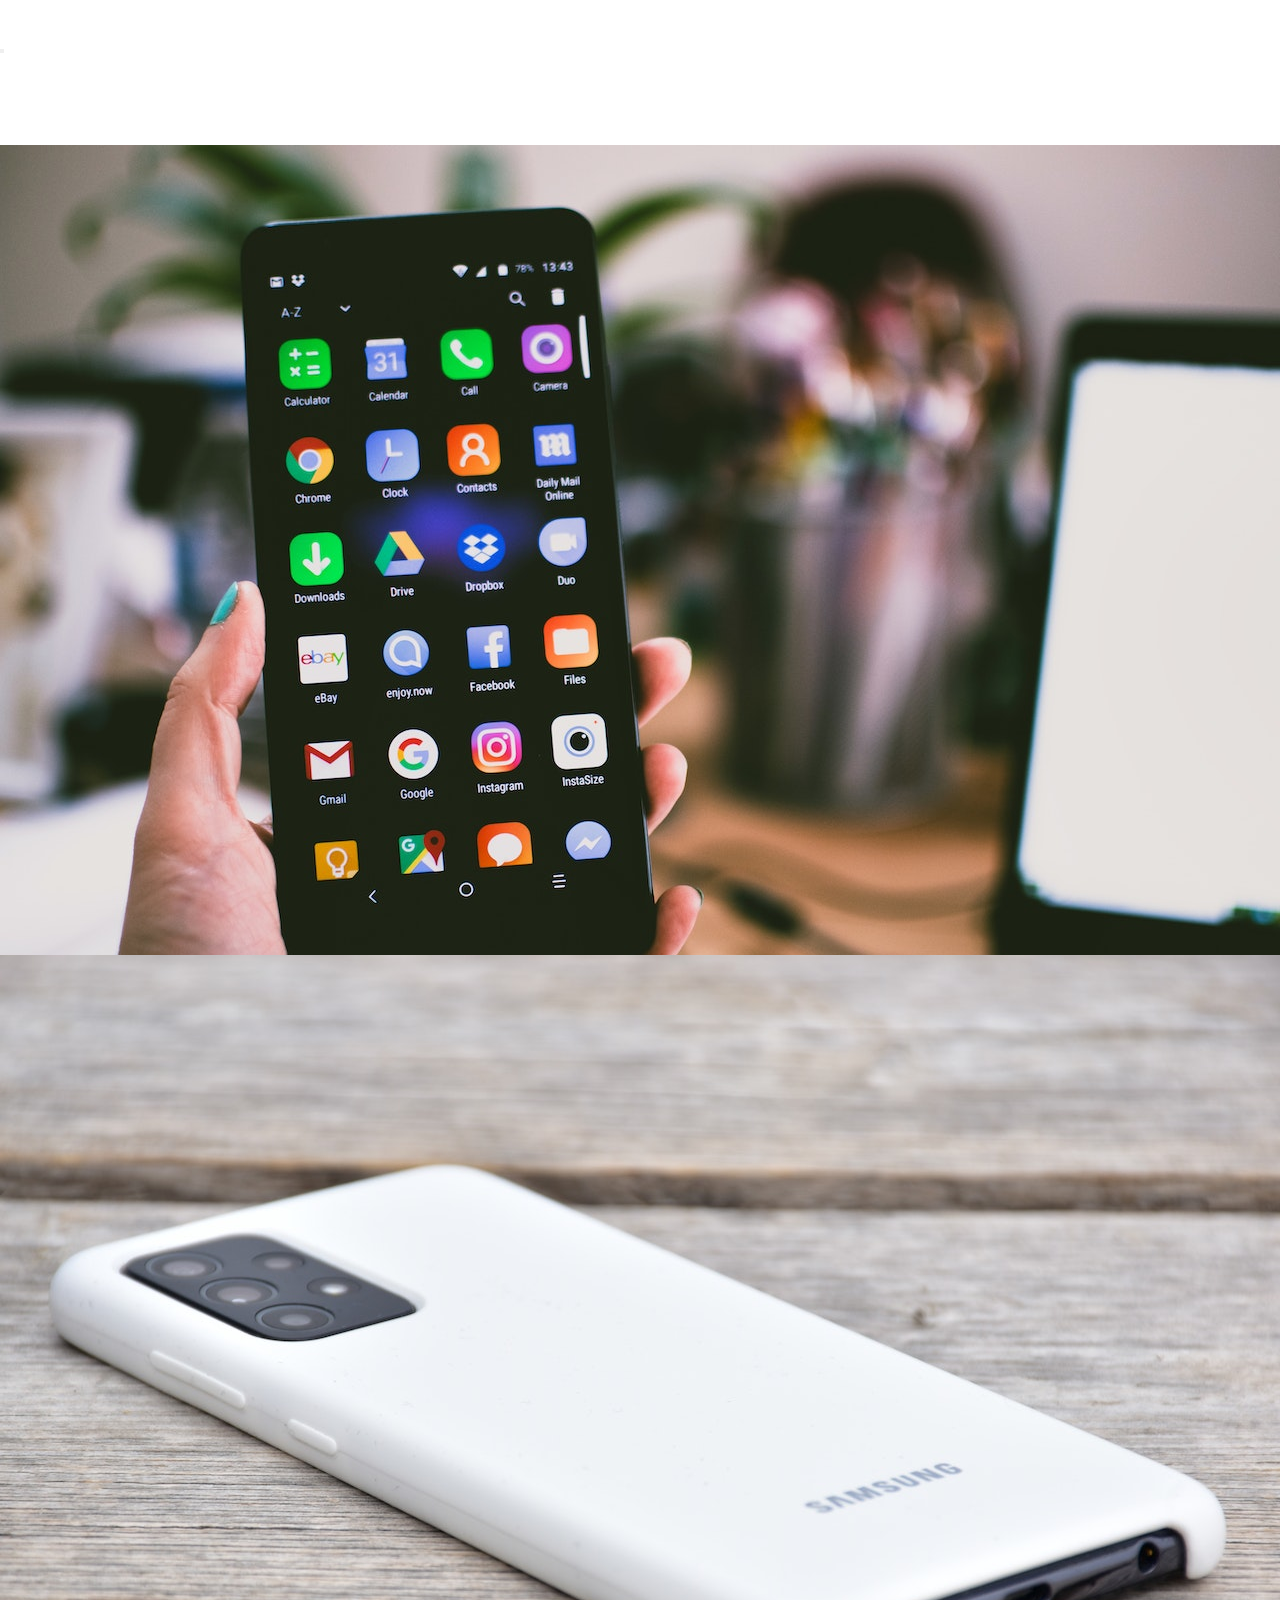
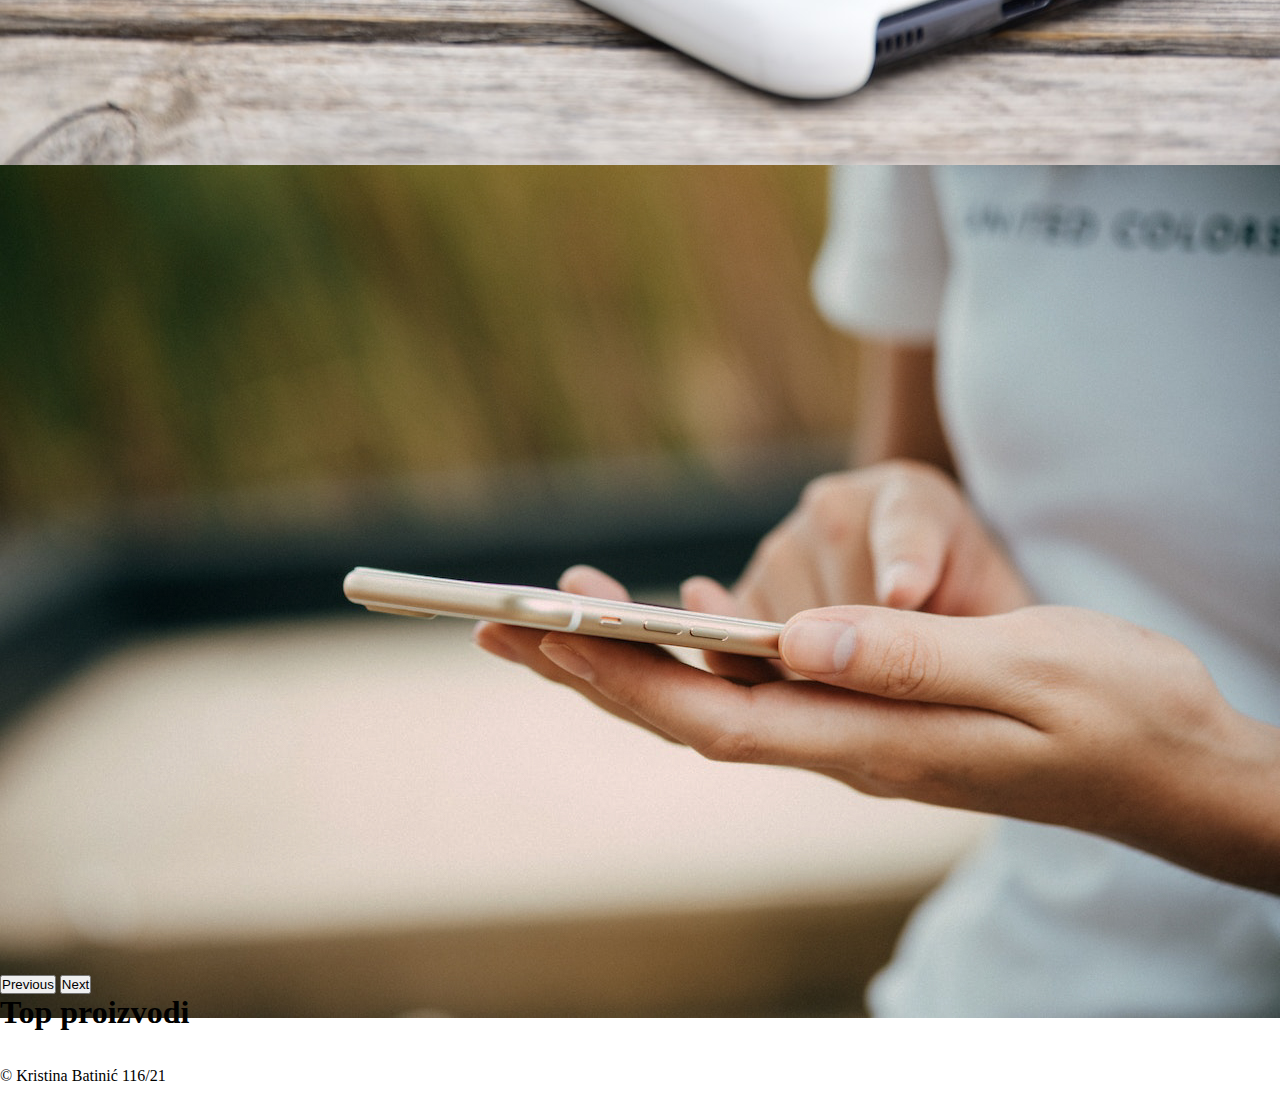
<file: index.html>
<!DOCTYPE html>
<html lang="en">
<head>
 <meta charset="UTF-8">
 <meta http-equiv="X-UA-Compatible" content="IE=edge">
 <meta name="viewport" content="width=device-width, initial-scale=1.0">
 <meta name="author" content="mailto:kristina.batinic.116.21@ict.edu.rs"/>
 <meta name="keywords" content="mobile phone"/>
 <meta name="copyright" content="MobileShop Kristina Batinic"/>
 <link rel="icon" type="image/x-icon" href="assets/img/favicon.png"/>
 <link href="https://cdn.jsdelivr.net/npm/bootstrap@5.3.0-alpha2/dist/css/bootstrap.min.css" rel="stylesheet" integrity="sha384-aFq/bzH65dt+w6FI2ooMVUpc+21e0SRygnTpmBvdBgSdnuTN7QbdgL+OapgHtvPp" crossorigin="anonymous">
 <link rel ="stylesheet" href="assets/css/style.css"/>
 <title>MobileShop</title>
</head>
<body>
 <!-- Navigation -->

<header id="header" class="d-flex align-items-center header-transparent bg-black">
  <div class="container-fluid">
    <div class="row">
     <nav class="navbar navbar-expand-lg navbar-light pt-0 pb-0">
       <div class="container-fluid">
         <h1><a class="navbar-brand" href="index.html">MobileShop</a></h1>
         <button class="navbar-toggler" type="button" data-bs-toggle="collapse" data-bs-target="#navbarNavDropdown" aria-controls="navbarNavDropdown" aria-expanded="false" aria-label="Toggle navigation">
           <span class="navbar-toggler-icon"></span>
         </button>
         <div class="collapse navbar-collapse justify-content-end" id="navbarNavDropdown">
           <ul class="navbar-nav" id="meni">
             
           </ul>
         </div>
       </div>
     </nav>
    </div>
  </div>
</header>

<!-- End of navigation -->

<!--Slider-->

<div id="carouselExampleControlsNoTouching" class="carousel slide" data-bs-touch="false">
 <div class="carousel-inner">
   <div class="carousel-item active">
     <img src="assets/img/slider1.jpg" class="d-block w-100" alt="slika 1">
   </div>
   <div class="carousel-item">
     <img src="assets/img/slider33.jpg" class="d-block w-100" alt="slika 2">
   </div>
   <div class="carousel-item">
     <img src="assets/img/slider3.jpg" class="d-block w-100" alt="slika 3">
   </div>
 </div>
 <button class="carousel-control-prev" type="button" data-bs-target="#carouselExampleControlsNoTouching" data-bs-slide="prev">
   <span class="carousel-control-prev-icon" aria-hidden="true"></span>
   <span class="visually-hidden">Previous</span>
 </button>
 <button class="carousel-control-next" type="button" data-bs-target="#carouselExampleControlsNoTouching" data-bs-slide="next">
   <span class="carousel-control-next-icon" aria-hidden="true"></span>
   <span class="visually-hidden">Next</span>
 </button>
</div>

 <!--End slider-->

 <!--Top product start-->
 <div class="container mt-3">
  <h1 class="h1 text-center py-3">Top proizvodi</h1>
  <div class="row mt-5" id="topProizvodi">

  </div>
 </div>

 <!--Top product end-->

 <!--Footer start-->
 <br/><br>
 <div class="container-fluid bg-black text-light py-4">
  <div class="container">
      <div class="row g-5">
          <div class="col-md-6 text-center text-md-start">
              <p class="mb-md-0">&copy; Kristina Batinić 116/21</p>
          </div>
          <div class="col-md-6 text-center text-md-end">
              <a href="Dokumentacija.pdf">Dokumentacija</a>
          </div>
      </div>
  </div>
</div>
 <!--Footer end-->
 <script src="https://ajax.googleapis.com/ajax/libs/jquery/3.6.3/jquery.min.js"></script>
 <script src="https://cdn.jsdelivr.net/npm/bootstrap@5.3.0-alpha2/dist/js/bootstrap.bundle.min.js" integrity="sha384-qKXV1j0HvMUeCBQ+QVp7JcfGl760yU08IQ+GpUo5hlbpg51QRiuqHAJz8+BrxE/N" crossorigin="anonymous"></script>
 <script src="assets/js/main.js" type="text/javascript"></script>
</body>
</html>
</file>
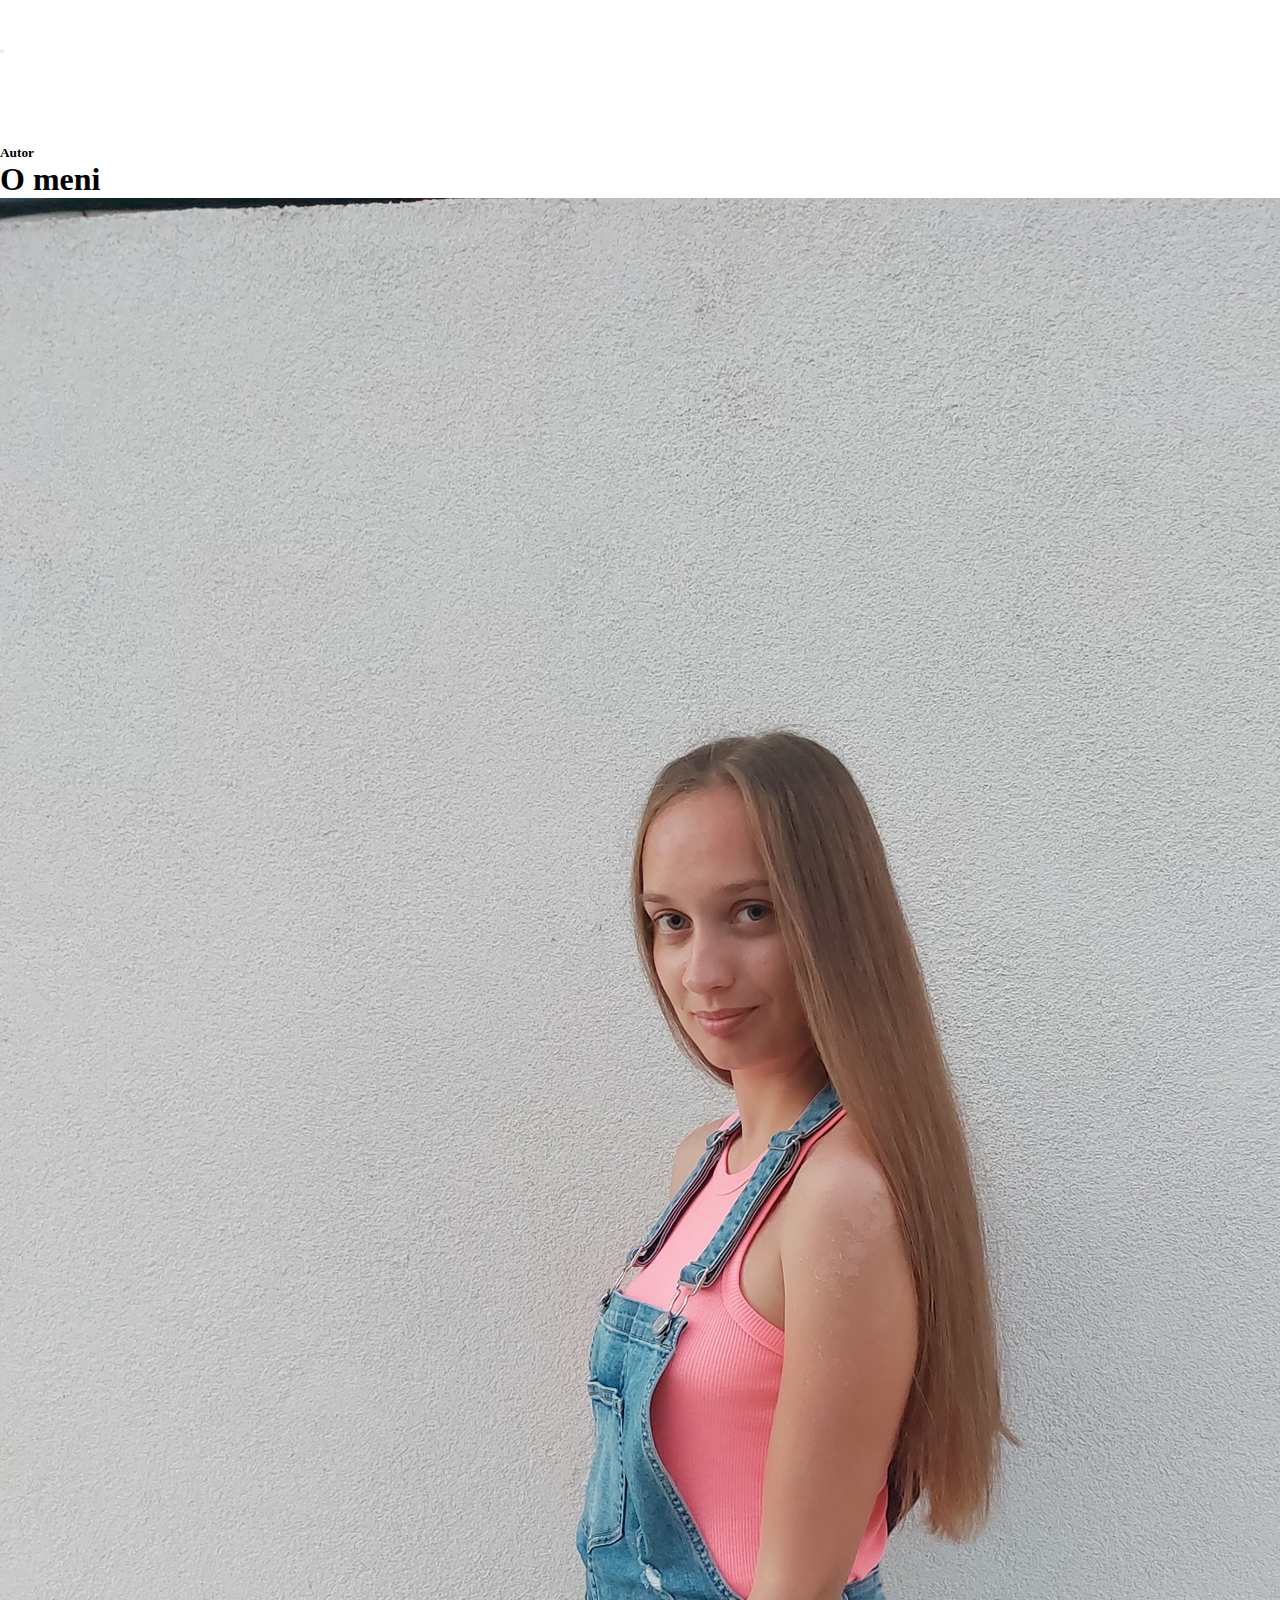
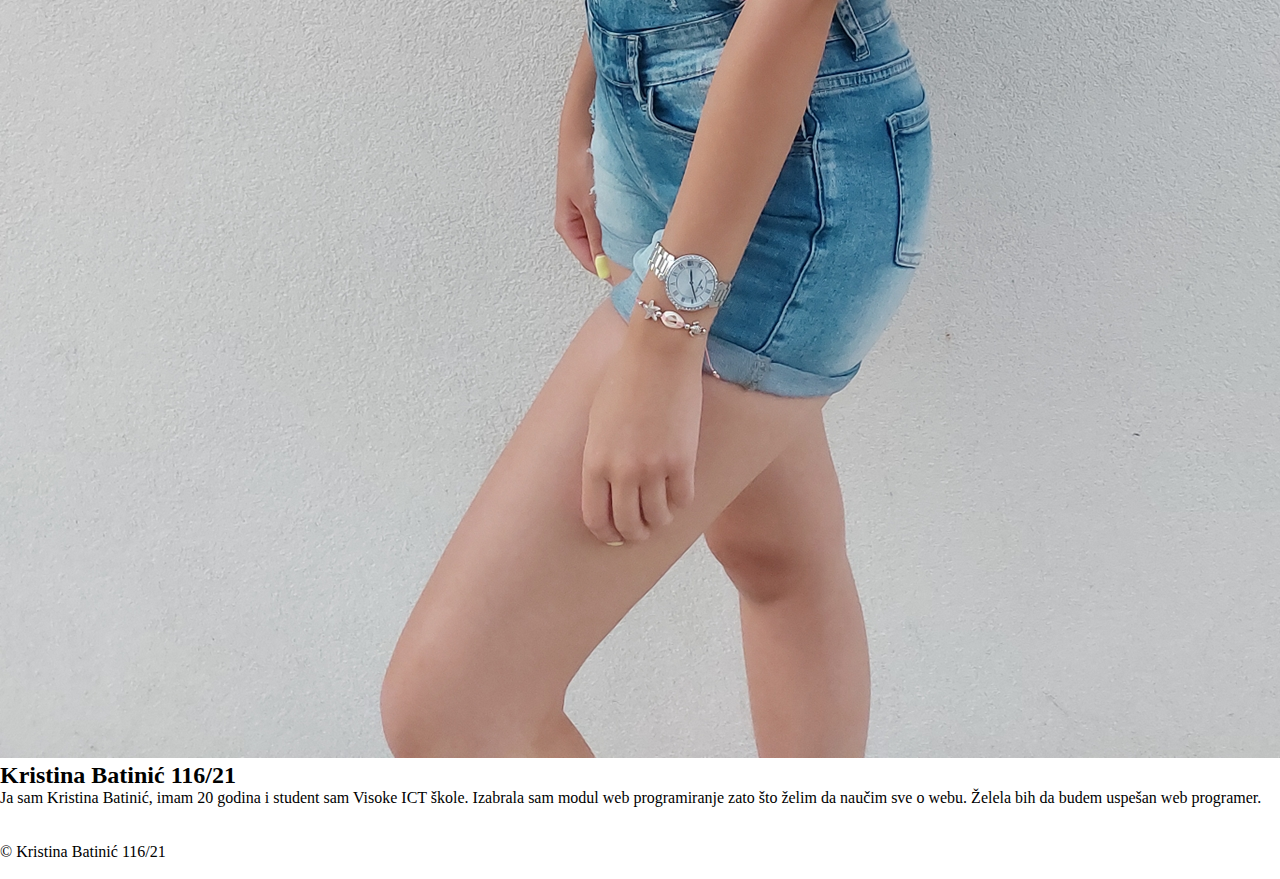
<file: autor.html>
<!DOCTYPE html>
<html lang="en">
<head>
 <meta charset="UTF-8">
 <meta http-equiv="X-UA-Compatible" content="IE=edge">
 <meta name="viewport" content="width=device-width, initial-scale=1.0">
 <meta name="author" content="mailto:kristina.batinic.116.21@ict.edu.rs"/>
 <meta name="keywords" content="autor"/>
 <meta name="copyright" content="MobileShop Kristina Batinic"/>
 <link rel="icon" type="image/x-icon" href="assets/img/favicon.png"/>
 <link href="https://cdn.jsdelivr.net/npm/bootstrap@5.3.0-alpha2/dist/css/bootstrap.min.css" rel="stylesheet" integrity="sha384-aFq/bzH65dt+w6FI2ooMVUpc+21e0SRygnTpmBvdBgSdnuTN7QbdgL+OapgHtvPp" crossorigin="anonymous">
 <link rel="stylesheet" href="assets/css/style.css" type="text/css"/>
 <title>Autor</title>
</head>
<body>
 <!-- Navigation -->

 <header id="header" class="d-flex align-items-center header-transparent bg-black">
    <div class="container-fluid">
      <div class="row">
       <nav class="navbar navbar-expand-lg navbar-light pt-0 pb-0">
         <div class="container-fluid">
           <h1><a class="navbar-brand" href="index.html">MobileShop</a></h1>
           <button class="navbar-toggler" type="button" data-bs-toggle="collapse" data-bs-target="#navbarNavDropdown" aria-controls="navbarNavDropdown" aria-expanded="false" aria-label="Toggle navigation">
             <span class="navbar-toggler-icon"></span>
           </button>
           <div class="collapse navbar-collapse justify-content-end" id="navbarNavDropdown">
             <ul class="navbar-nav" id="meni">
               
             </ul>
           </div>
         </div>
       </nav>
      </div>
    </div>
  </header>

<!-- End of navigation -->

<div class="container-fluid">
 <div class="container">
     <div class="text-center mx-auto mb-5" style="max-width: 500px;">
         <h5 class="d-inline-block text-black text-uppercase border-bottom border-5 my-3">Autor</h5>
         <h1 class="display-4">O meni</h1>
     </div>
 </div>
</div>
<div class="container mb-3">
 <div class="row align-items-center">
     <div class="col-sm-6 d-flex justify-content-center text-center">
         <img src="assets/img/autor.jpg" class="w-50" alt="autor"> 
     </div>
     <div class="col-sm-6">
         <h2 class="fw-bold mb-2">Kristina Batinić 116/21</h2>
         <p>Ja sam Kristina Batinić, imam 20 godina i student sam Visoke ICT škole. Izabrala sam modul web programiranje zato što želim da naučim sve o webu. Želela bih da budem uspešan web programer.
             
         </p>
     </div>
 </div>
</div>
 <!--Footer start-->
 <br/><br>
 <div class="container-fluid bg-black text-light py-4">
  <div class="container">
      <div class="row g-5">
          <div class="col-md-6 text-center text-md-start">
              <p class="mb-md-0">&copy; Kristina Batinić 116/21</p>
          </div>
          <div class="col-md-6 text-center text-md-end">
              <a href="Dokumentacija.pdf">Dokumentacija</a>
          </div>
      </div>
  </div>
</div>
 <!--Footer end-->
 <script src="https://ajax.googleapis.com/ajax/libs/jquery/3.6.3/jquery.min.js"></script>
 <script src="https://cdn.jsdelivr.net/npm/bootstrap@5.3.0-alpha2/dist/js/bootstrap.bundle.min.js" integrity="sha384-qKXV1j0HvMUeCBQ+QVp7JcfGl760yU08IQ+GpUo5hlbpg51QRiuqHAJz8+BrxE/N" crossorigin="anonymous"></script>
 <script src="assets/js/main.js" type="text/javascript"></script>
</body>
</html>
</file>
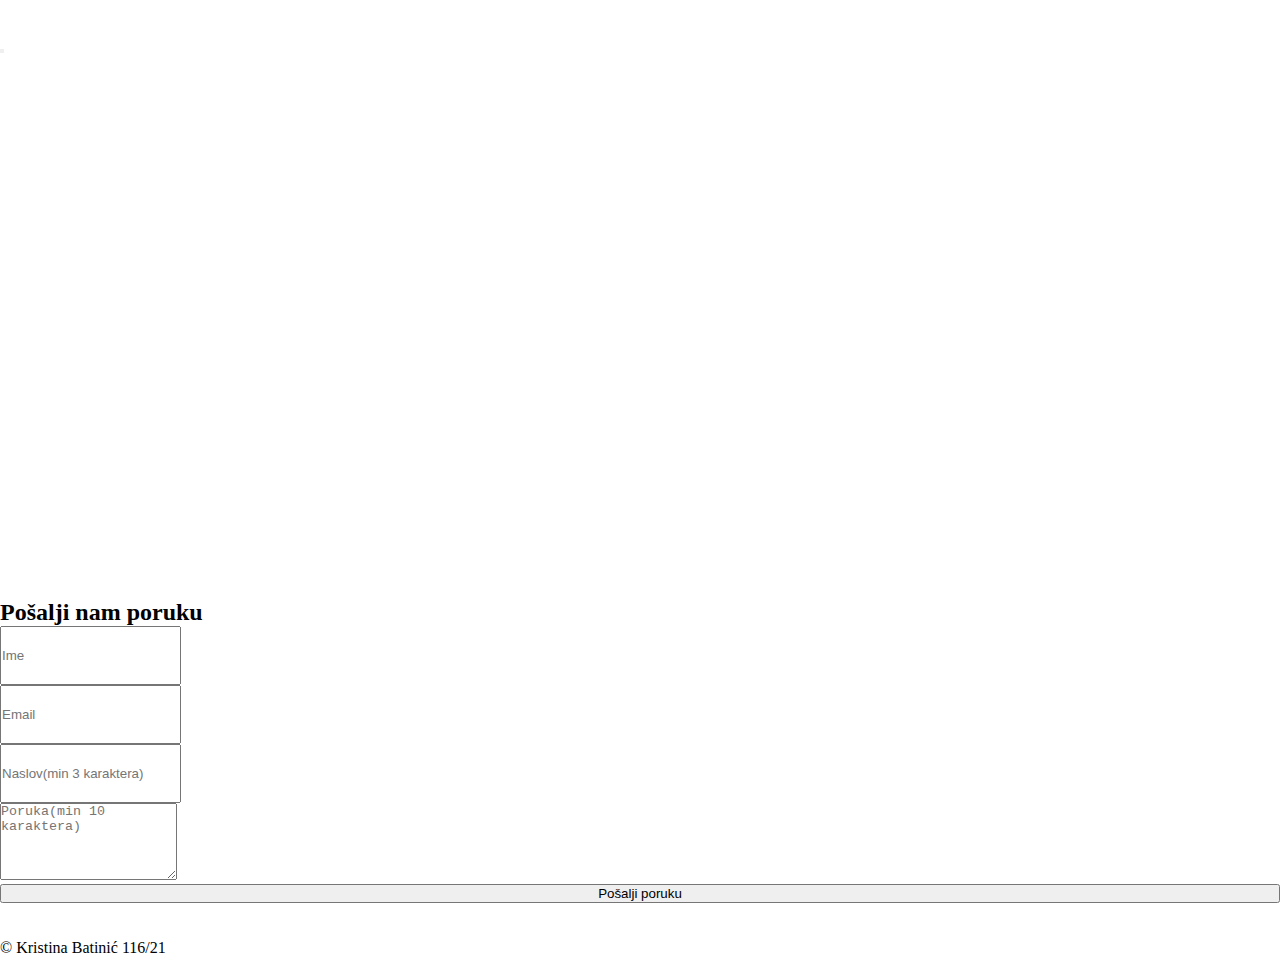
<file: contact.html>
<!DOCTYPE html>
<html lang="en">
<head>
 <meta charset="UTF-8">
 <meta http-equiv="X-UA-Compatible" content="IE=edge">
 <meta name="viewport" content="width=device-width, initial-scale=1.0">
 <meta name="author" content="mailto:kristina.batinic.116.21@ict.edu.rs"/>
 <meta name="keywords" content="contact"/>
 <meta name="copyright" content="MobileShop Kristina Batinic"/>
 <link rel="icon" type="image/x-icon" href="assets/img/favicon.png"/>
 <link href="https://cdn.jsdelivr.net/npm/bootstrap@5.3.0-alpha2/dist/css/bootstrap.min.css" rel="stylesheet" integrity="sha384-aFq/bzH65dt+w6FI2ooMVUpc+21e0SRygnTpmBvdBgSdnuTN7QbdgL+OapgHtvPp" crossorigin="anonymous">
 <link rel ="stylesheet" href="assets/css/style.css"/>
 <title>MobileShop</title>
</head>
<body>
 <!-- Navigation -->
 <header id="header" class="d-flex align-items-center header-transparent bg-black">
  <div class="container-fluid">
    <div class="row">
     <nav class="navbar navbar-expand-lg navbar-light pt-0 pb-0">
       <div class="container-fluid">
         <h1><a class="navbar-brand" href="index.html">MobileShop</a></h1>
         <button class="navbar-toggler" type="button" data-bs-toggle="collapse" data-bs-target="#navbarNavDropdown" aria-controls="navbarNavDropdown" aria-expanded="false" aria-label="Toggle navigation">
           <span class="navbar-toggler-icon"></span>
         </button>
         <div class="collapse navbar-collapse justify-content-end" id="navbarNavDropdown">
           <ul class="navbar-nav" id="meni">
             
           </ul>
         </div>
       </div>
     </nav>
    </div>
  </div>
</header>

<!-- End of navigation -->

<div class="container">
  <div class="row">
    <iframe src="https://www.google.com/maps/embed?pb=!1m18!1m12!1m3!1d2830.358672108355!2d20.4818398753093!3d44.8142571765701!2m3!1f0!2f0!3f0!3m2!1i1024!2i768!4f13.1!3m3!1m2!1s0x475a7a9609031735%3A0xc17ed71f59ac4725!2z0JLQuNGB0L7QutCwINCY0KbQoiDRiNC60L7Qu9Cw!5e0!3m2!1ssr!2srs!4v1681500970961!5m2!1ssr!2srs" width="600" height="450" style="border:0;" allowfullscreen="" loading="lazy" referrerpolicy="no-referrer-when-downgrade"></iframe> 
  </div>
  
</div>


<div class="container mt-5">
  <div class="row d-flex justify-content-center" id="contact-form">
    <div class="col-md-12">
      <div class="section-heading text-center">
        <h2>Pošalji nam poruku</h2>
      </div>
    </div>
    <div class="container py-3">
      <div class="row">
          <form class="col-md-9 m-auto" method="post" role="form">
            <div class="row g-3">
              <div class="col-12 col-sm-6">
                  <input type="text" class="form-control bg-light border-0" id = "ime" placeholder="Ime" style="height: 55px;">
                  <p class="greska sakrijGresku">Pogrešno ste uneli ime. Primer: Pera</p>
              </div>
              <div class="col-12 col-sm-6">
                  <input type="email" class="form-control bg-light border-0" id = "imejl" placeholder="Email" style="height: 55px;">
                  <p class="greska sakrijGresku">Email nije u dobrom formatu. Primer: pera.peric@gmail.com</p>
              </div>
              <div class="col-12">
                  <input type="text" class="form-control bg-light border-0" id = "naslov" placeholder="Naslov(min 3 karaktera)" style="height: 55px;">
                  <p class="greska sakrijGresku">Niste uneli bar 3 karaktera</p>
              </div>
              <div class="col-12">
                  <textarea class="form-control bg-light border-0" id = "poruka"rows="5" placeholder="Poruka(min 10 karaktera)"></textarea>
                  <p class="greska sakrijGresku">Niste uneli bar 10 karaktera</p>
              </div>
              <div class="col-12">
                  <button class="btn btn-dark w-100 py-3" id = "btn" type="button">Pošalji poruku</button>
                  <p class="uspesno sakrijUspesno">Poruka poslata</p>
              </div>
          </div>
          </form>
      </div>
  </div>
  </div>
</div>



 <!--Footer start-->
 <br/><br>
 <div class="container-fluid bg-black text-light py-4">
  <div class="container">
      <div class="row g-5">
          <div class="col-md-6 text-center text-md-start">
              <p class="mb-md-0">&copy; Kristina Batinić 116/21</p>
          </div>
          <div class="col-md-6 text-center text-md-end">
              <a href="Dokumentacija.pdf">Dokumentacija</a>
          </div>
      </div>
  </div>
</div>
 <!--Footer end-->
 <script src="https://ajax.googleapis.com/ajax/libs/jquery/3.6.3/jquery.min.js"></script>
 <script src="https://cdn.jsdelivr.net/npm/bootstrap@5.3.0-alpha2/dist/js/bootstrap.bundle.min.js" integrity="sha384-qKXV1j0HvMUeCBQ+QVp7JcfGl760yU08IQ+GpUo5hlbpg51QRiuqHAJz8+BrxE/N" crossorigin="anonymous"></script>
 <script src="assets/js/main.js" type="text/javascript"></script>
</body>
</html>
</file>
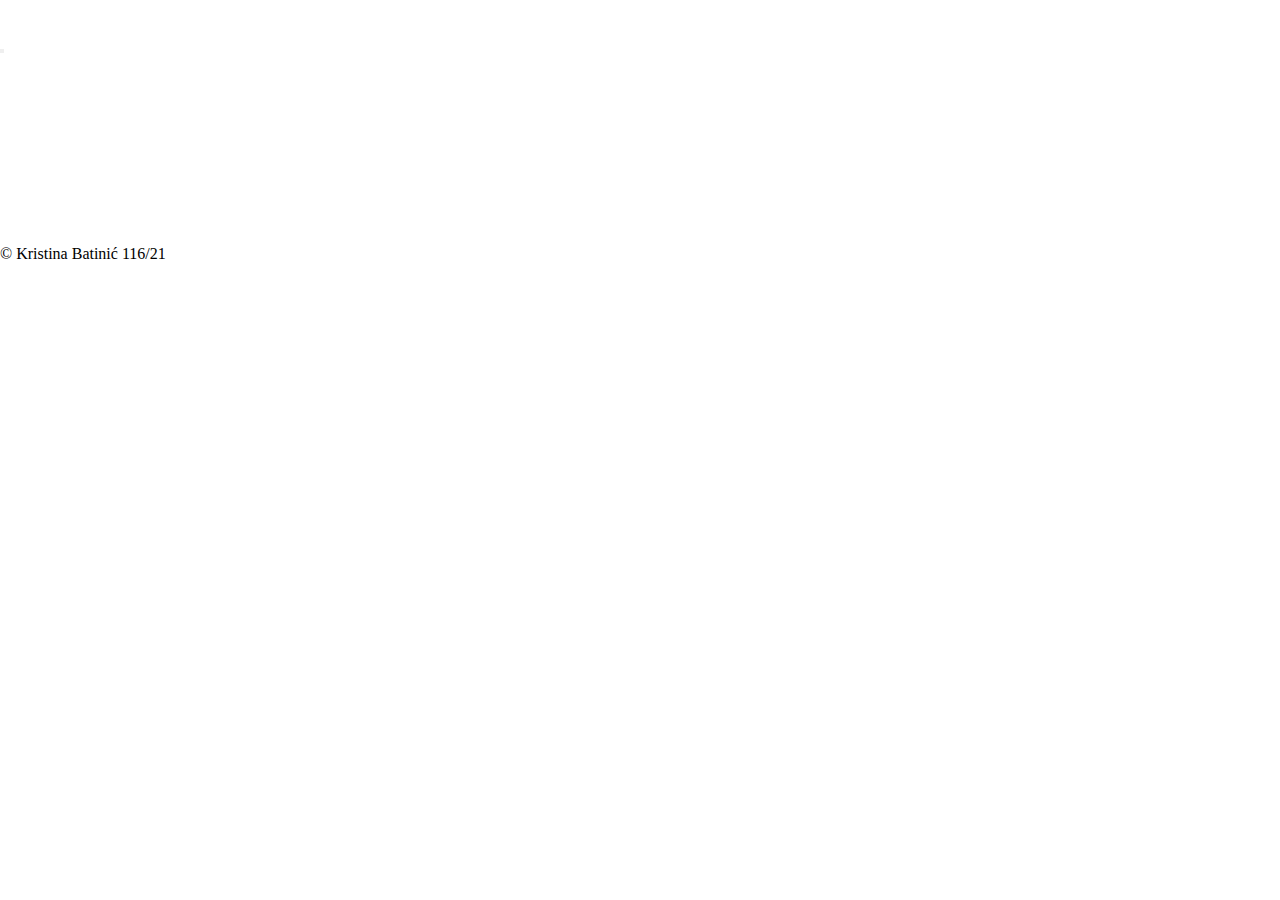
<file: korpa.html>
<!DOCTYPE html>
<html lang="en">
<head>
 <meta charset="UTF-8">
 <meta http-equiv="X-UA-Compatible" content="IE=edge">
 <meta name="viewport" content="width=device-width, initial-scale=1.0">
 <meta name="author" content="mailto:kristina.batinic.116.21@ict.edu.rs"/>
 <meta name="keywords" content="korpa, proizvod"/>
 <meta name="copyright" content="MobileShop Kristina Batinic"/>
 <link href="https://cdn.jsdelivr.net/npm/bootstrap@5.3.0-alpha2/dist/css/bootstrap.min.css" rel="stylesheet" integrity="sha384-aFq/bzH65dt+w6FI2ooMVUpc+21e0SRygnTpmBvdBgSdnuTN7QbdgL+OapgHtvPp" crossorigin="anonymous">
 <link rel="stylesheet" href="assets/css/style.css" type="text/css"/>
 <title>Korpa</title>
</head>
<body>
    <header id="header" class="d-flex align-items-center header-transparent bg-black">
        <div class="container-fluid">
          <div class="row">
           <nav class="navbar navbar-expand-lg navbar-light pt-0 pb-0">
             <div class="container-fluid">
               <h1><a class="navbar-brand" href="index.html">MobileShop</a></h1>
               <button class="navbar-toggler" type="button" data-bs-toggle="collapse" data-bs-target="#navbarNavDropdown" aria-controls="navbarNavDropdown" aria-expanded="false" aria-label="Toggle navigation">
                 <span class="navbar-toggler-icon"></span>
               </button>
               <div class="collapse navbar-collapse justify-content-end" id="navbarNavDropdown">
                 <ul class="navbar-nav" id="meni">
                   
                 </ul>
               </div>
             </div>
           </nav>
          </div>
        </div>
      </header>

<div class="container">
    <div class="row p-5" id="korpa">

    </div>
    <p id="korpa-info"></p>
    <div class="row" id="korpa-form">
        <!-- <form class="form">
            <div class="form-group col-md-6 mb-3">
                <label for="ime">Ime</label>
                <input type="text" class="form-control mt-1" id="ime" name="ime" placeholder="Unesite ime">
                <span id="greskaIme" class="greska"></span>
            </div>
            <div class="form-group col-md-6 mb-3">
                <label for="adresa">Adresa</label>
                <input type="text" class="form-control mt-1" id="adresa" name="adresa" placeholder="Unesite vašu adresu">
                <span id="greskaAdresa" class="greska"></span>
            </div>
            <div class="form-group col-md-6 mb-3">
                <label for="kreditnaKartica">Broj kreditne kartice</label>
                <input type="text" class="form-control mt-1" id="kreditnaKartica" name="kreditnaKartica" placeholder="Unesite broj vaše kreditne kartice">
                <span id="greskaKreditnaKartica" class="greska"></span>
            </div>
        </form> -->
    </div>
</div>

<div class="container-fluid bg-black text-light py-4">
    <div class="container">
        <div class="row g-5">
            <div class="col-md-6 text-center text-md-start">
                <p class="mb-md-0">&copy; Kristina Batinić 116/21</p>
            </div>
            <div class="col-md-6 text-center text-md-end">
                <a href="Dokumentacija.pdf">Dokumentacija</a>
            </div>
        </div>
    </div>
  </div>

 <script src="https://ajax.googleapis.com/ajax/libs/jquery/3.6.3/jquery.min.js"></script>
 <script src="https://cdn.jsdelivr.net/npm/bootstrap@5.3.0-alpha2/dist/js/bootstrap.bundle.min.js" integrity="sha384-qKXV1j0HvMUeCBQ+QVp7JcfGl760yU08IQ+GpUo5hlbpg51QRiuqHAJz8+BrxE/N" crossorigin="anonymous"></script>
 <script src="assets/js/main.js" type="text/javascript"></script>
</body>
</html>
</file>
<file: assets/css/style.css>
*{
 margin: 0;
 padding: 0;
 }
.carousel-item{
 height: 90vh !important;
}
.carousel-item img{
 background-position: center !important;
}
a{
 color: #fff !important;
}
.w-100{
 width: 100% !important;
}

#sortiranje{
 margin-top: 100px !important;
}
#cart{
 margin-top: 70px !important;
}


.greska{
 color: #ff0000;
}
.prikaziGresku{
 display: block;
}
.sakrijGresku{
 display: none;
}
.uspesno{
 color: #000;
 padding-top: 10px;
}
.sakrijUspesno{
 display: none;
}

#korpa-form{
 margin-top: 100px !important;
}
</file>
